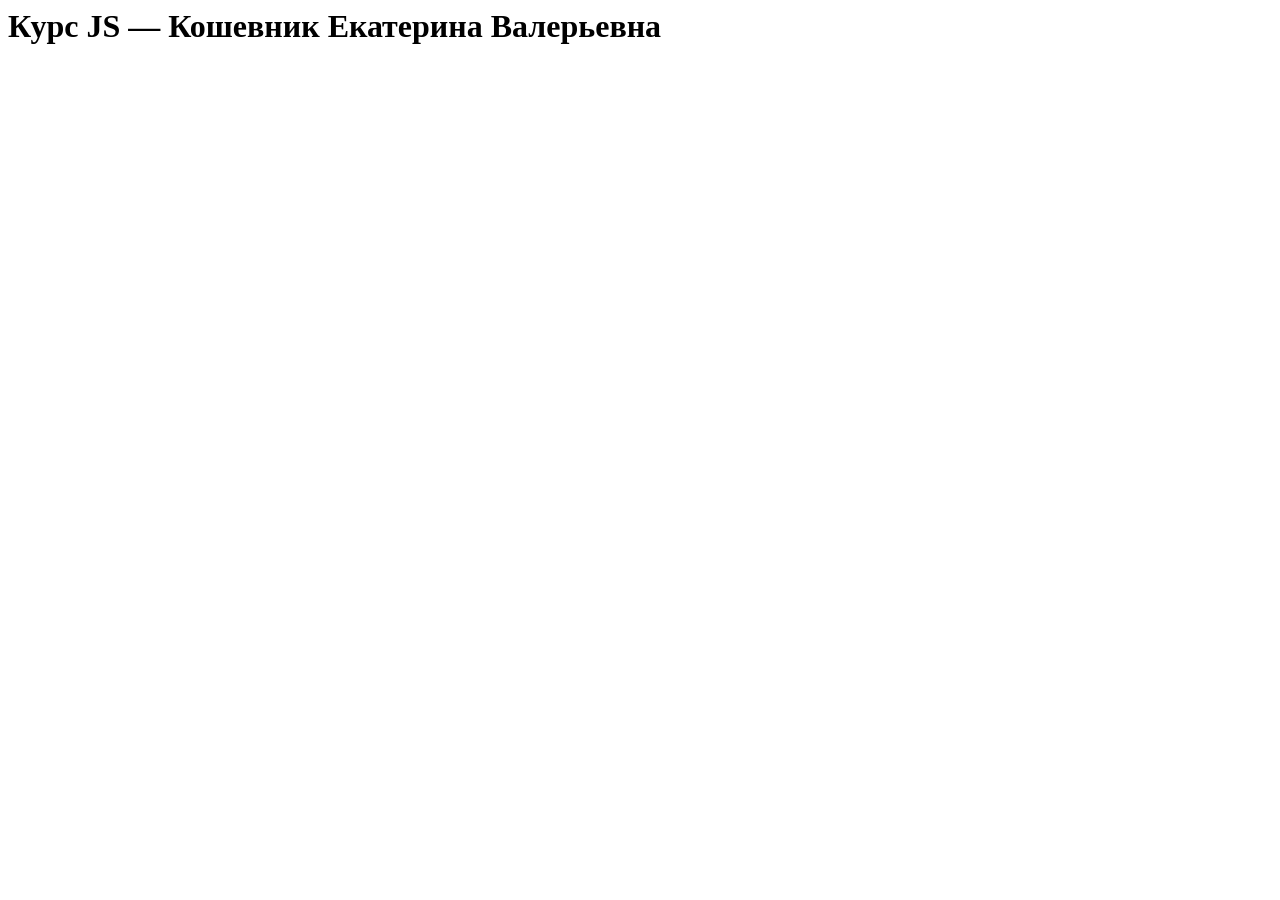
<file: task0/index.html>
<html lang="en">
<head>
    <meta charset="UTF-8">
    <meta name="viewport" content="width=device-width, initial-scale=1.0">
    <title>Document</title>
</head>
<body>
    <h1>Курс JS — Кошевник Екатерина Валерьевна</h1>
</body>
</html>
</file>
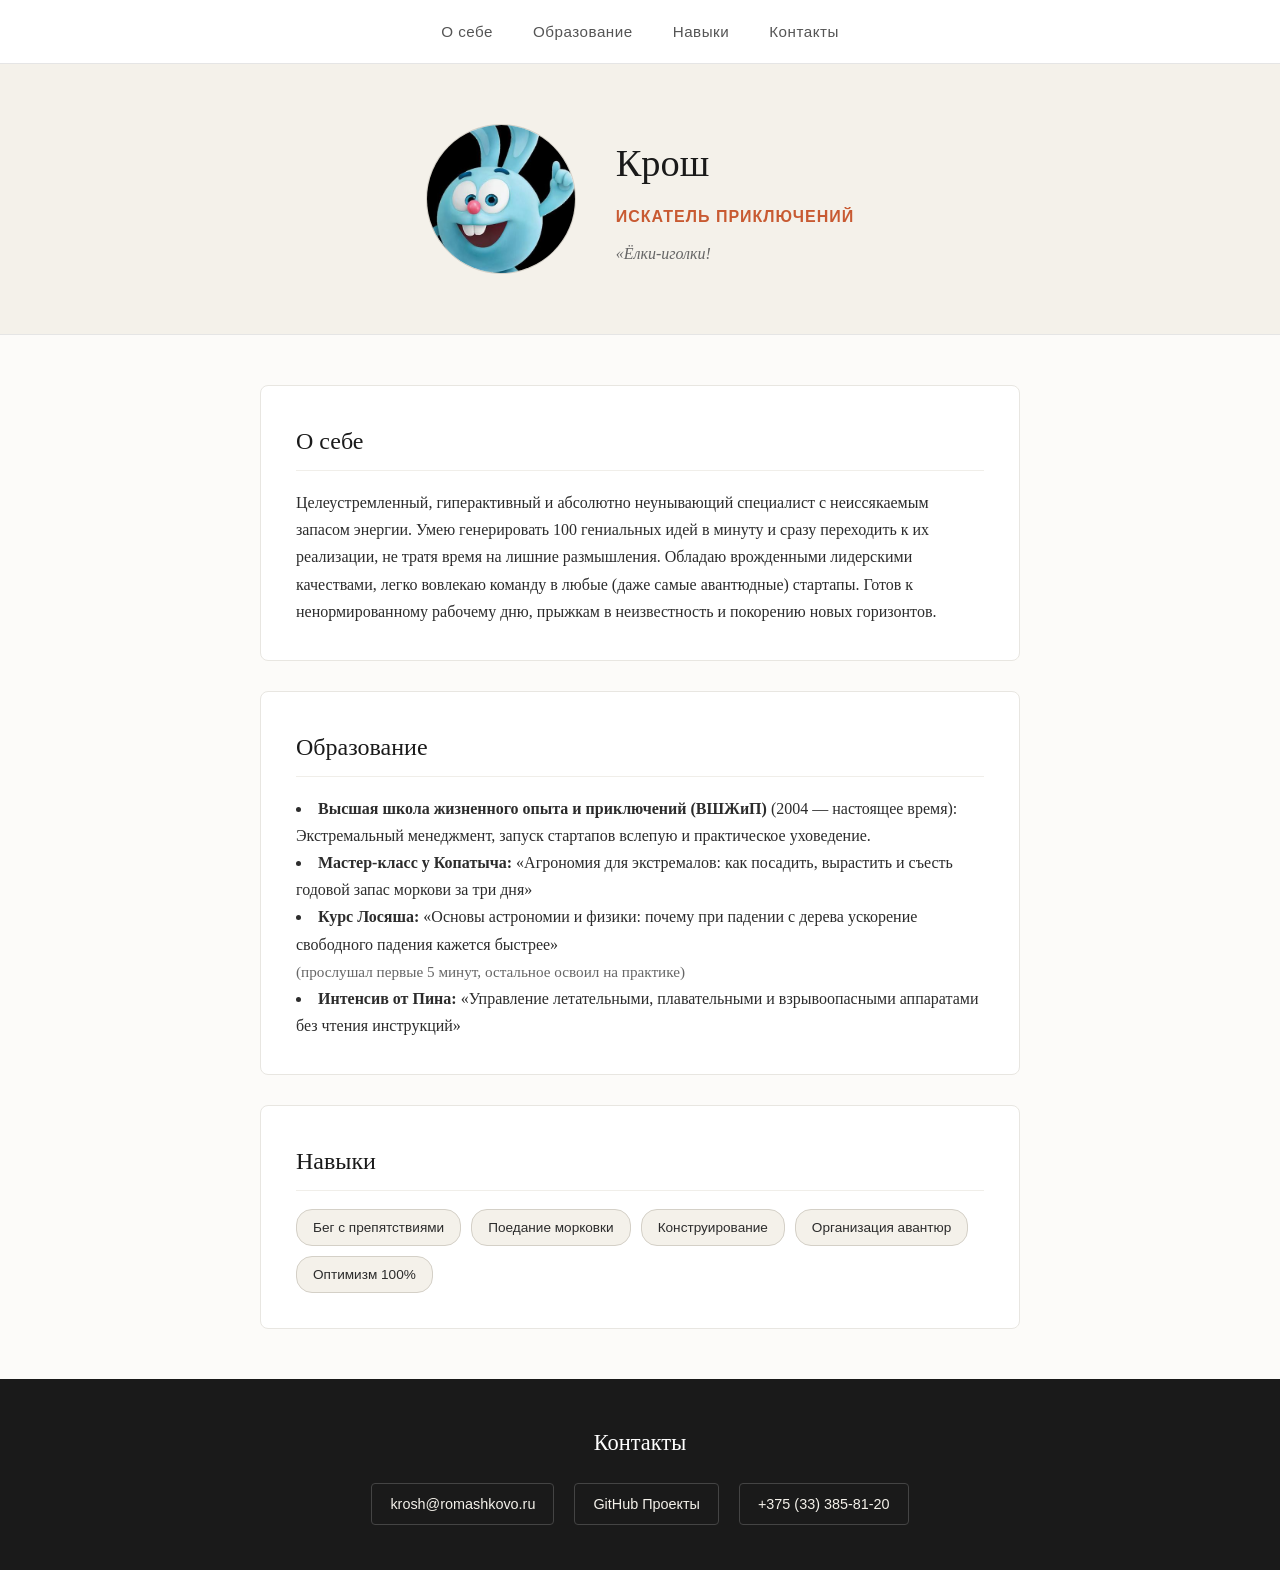
<file: task1/index.html>
<!DOCTYPE html>
<html lang="ru">
<head>
    <meta charset="UTF-8">
    <meta name="viewport" content="width=device-width, initial-scale=1.0">
    <title>Резюме — Крош</title>
    <link rel="stylesheet" href="style.css">
</head>
<body>

    <!-- Навигация -->
    <nav class="main-nav">
        <ul>
            <li><a href="#about">О себе</a></li>
            <li><a href="#education">Образование</a></li>
            <li><a href="#skills">Навыки</a></li>
            <li><a href="#contacts">Контакты</a></li>
        </ul>
    </nav>

    <!-- Шапка сайта -->
    <header class="header">
        <div class="header-content">
            <img class="avatar" src="images.jpg" alt="Портрет Кроша">
            <div class="header-info">
                <h1>Крош </h1>
                <p class="subtitle">Искатель приключений</p>
                <p class="tagline">«Ёлки-иголки!</p>
            </div>
        </div>
    </header>

    <!-- Основное содержимое -->
    <main class="main-content">
        
        <!-- Блок «О себе» -->
        <section id="about" class="section">
            <h2>О себе</h2>
            <p>Целеустремленный, гиперактивный и абсолютно неунывающий специалист с неиссякаемым запасом энергии. Умею генерировать 100 гениальных идей в минуту и сразу переходить к их реализации, не тратя время на лишние размышления. Обладаю врожденными лидерскими качествами, легко вовлекаю команду в любые (даже самые авантюдные) стартапы. Готов к ненормированному рабочему дню, прыжкам в неизвестность и покорению новых горизонтов.</p>
        </section>

        <!-- Блок «Образование» -->
        <section id="education" class="section">
            <h2>Образование</h2>
            <ul class="education-list">
                <li>
                    <strong>Высшая школа жизненного опыта и приключений (ВШЖиП)</strong> (2004 — настоящее время): Экстремальный менеджмент, запуск стартапов вслепую и практическое уховедение.</span>
                </li>
                <li>
                    <strong>Мастер-класс у Копатыча:</strong> «Агрономия для экстремалов: как посадить, вырастить и съесть годовой запас моркови за три дня»
                </li>
                <li>
                    <strong>Курс Лосяша:</strong> «Основы астрономии и физики: почему при падении с дерева ускорение свободного падения кажется быстрее» 
                    <br><span class="details">(прослушал первые 5 минут, остальное освоил на практике)</span>
                </li>
                <li>
                    <strong>Интенсив от Пина:</strong> «Управление летательными, плавательными и взрывоопасными аппаратами без чтения инструкций»
                </li>
            </ul>
        </section>

        <!-- Блок «Навыки» -->
        <section id="skills" class="section">
            <h2>Навыки</h2>
            <div class="skills-container">
                <span class="skill">Бег с препятствиями</span>
                <span class="skill">Поедание морковки</span>
                <span class="skill">Конструирование</span>
                <span class="skill">Организация авантюр</span>
                <span class="skill">Оптимизм 100%</span>
            </div>
        </section>

    </main>

    <!-- Подвал / Контакты -->
    <footer id="contacts" class="footer">
        <h2>Контакты</h2>
        <div class="contacts-list">
            <a href="mailto:krosh@romashkovo.ru">krosh@romashkovo.ru</a>
            <a href="https://github.com" target="_blank">GitHub Проекты</a>
            <a href="tel:+375333858120">+375 (33) 385-81-20</a>
        </div>
    </footer>

</body>
</html>
</file>
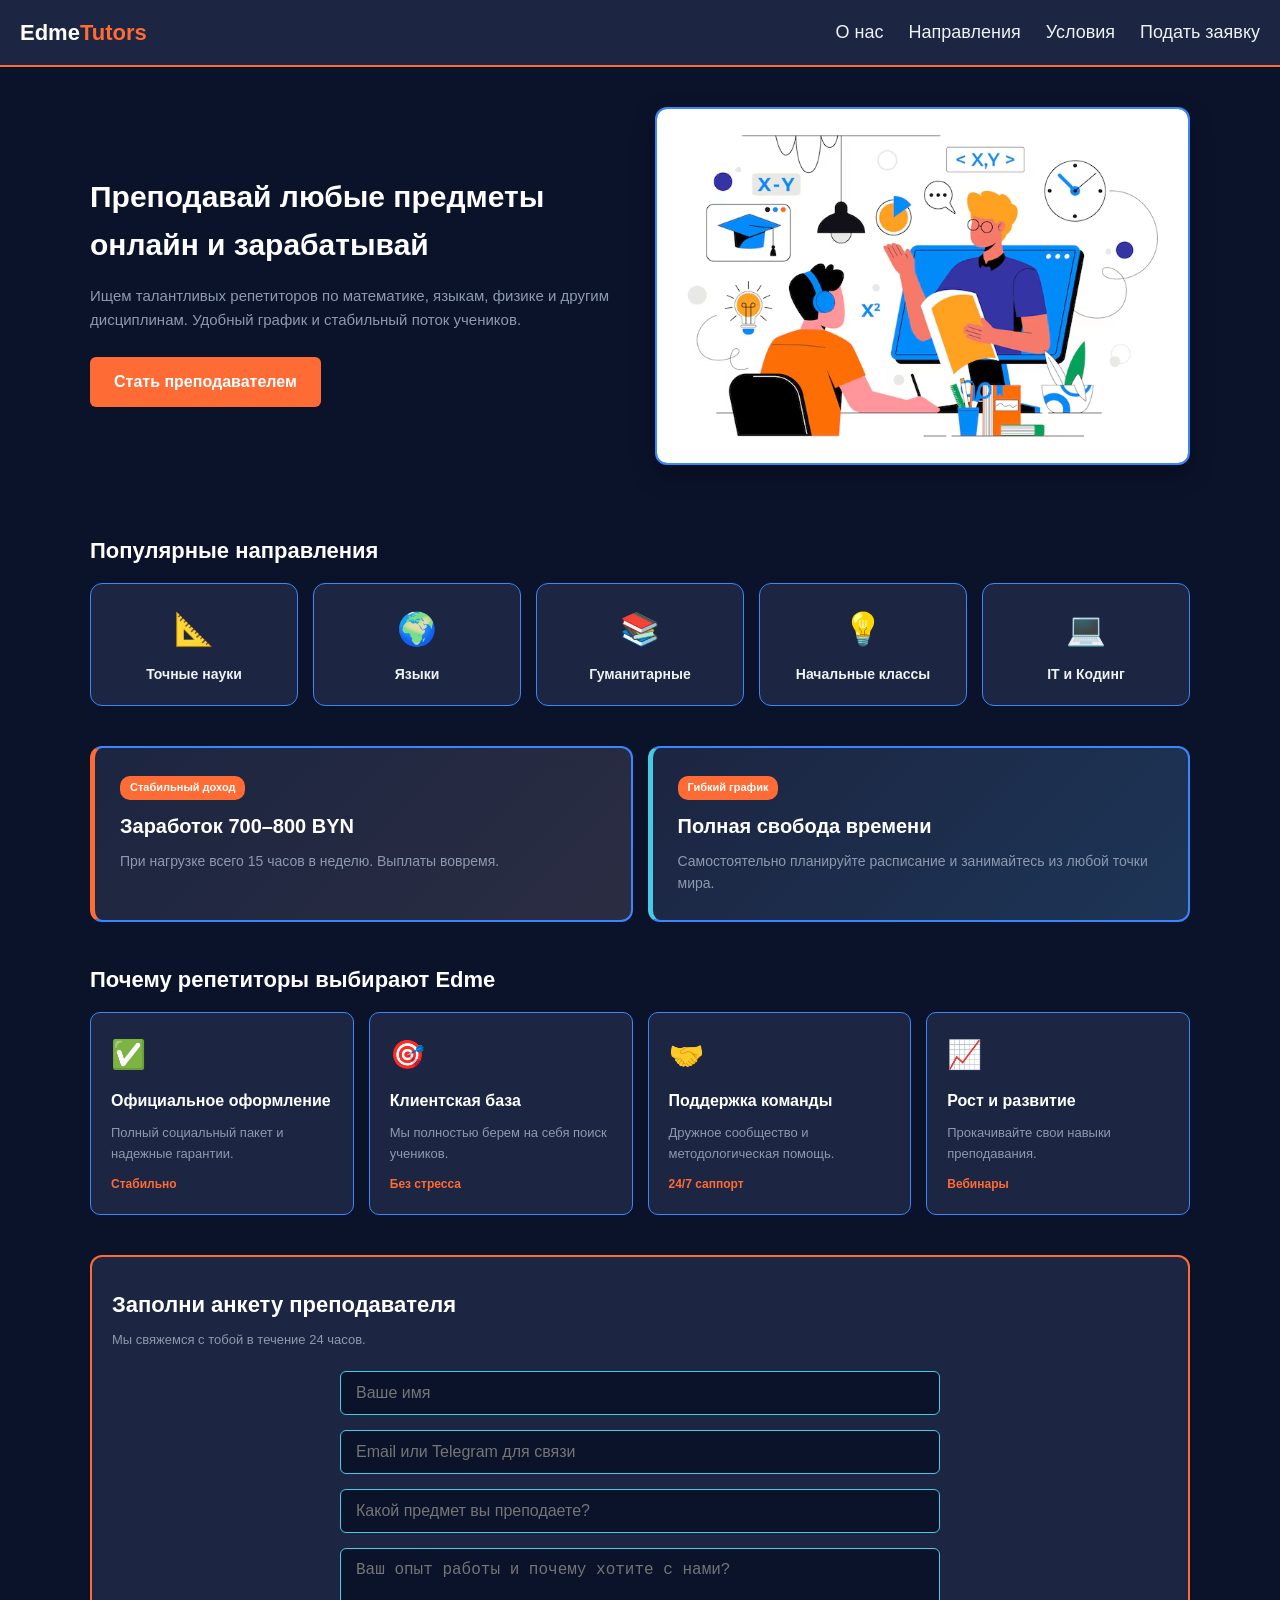
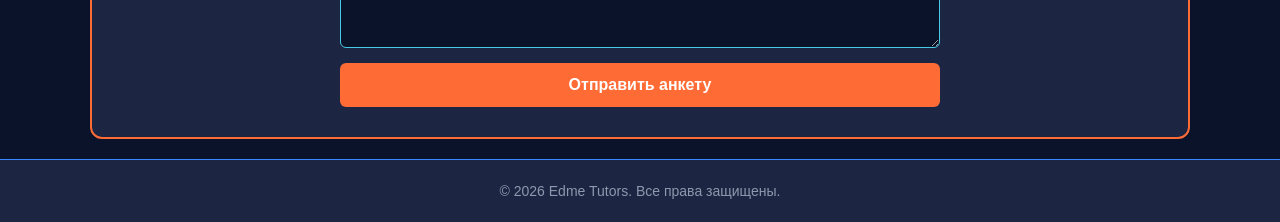
<file: task2/index.html>
<!DOCTYPE html>
<html lang="ru">
<head>
    <meta charset="UTF-8">
    <meta name="viewport" content="width=device-width, initial-scale=1.0">
    <title>Edme Tutors — Найди своего преподавателя</title>
    <link rel="stylesheet" href="style.css">
</head>
<body>

    <!-- 1. Шапка сайта (Header как на макете) -->
    <header class="header">
        <div class="logo">Edme<span>Tutors</span></div>
        
        <!-- Гамбургер чекбокс (без JS) -->
        <input type="checkbox" id="menu-toggle" class="menu-toggle">
        <label for="menu-toggle" class="hamburger">
            <span></span>
            <span></span>
            <span></span>
        </label>

        <!-- Навигация -->
        <nav class="nav">
            <a href="#about">О нас</a>
            <a href="#categories">Направления</a>
            <a href="#benefits">Условия</a>
            <a href="#contact" class="nav-btn">Подать заявку</a>
        </nav>
    </header>

    <!-- Основной контент (по структуре макета) -->
    <main class="main-container">
        
        <!-- 2. Hero-секция (Слева текст с кнопкой, справа большая картинка) -->
        <section class="hero" id="about">
            <div class="hero-content">
                <h1>Преподавай любые предметы онлайн и зарабатывай</h1>
                <p>Ищем талантливых репетиторов по математике, языкам, физике и другим дисциплинам. Удобный график и стабильный поток учеников.</p>
                <a href="#contact" class="btn btn-primary">Стать преподавателем</a>
            </div>
            <div class="hero-image-box">
                <img src="img/img1.avif" alt="Преподаватели Edme">
            </div>
        </section>

        <!-- 3. Featured Categories (Ряд категорий / предметов) -->
        <section class="categories-section" id="categories">
            <div class="section-header">
                <h2>Популярные направления</h2>
            </div>
            <div class="categories-grid">
                <div class="cat-card">
                    <div class="cat-img">📐</div>
                    <span>Точные науки</span>
                </div>
                <div class="cat-card">
                    <div class="cat-img">🌍</div>
                    <span>Языки</span>
                </div>
                <div class="cat-card">
                    <div class="cat-img">📚</div>
                    <span>Гуманитарные</span>
                </div>
                <div class="cat-card">
                    <div class="cat-img">💡</div>
                    <span>Начальные классы</span>
                </div>
                <div class="cat-card">
                    <div class="cat-img">💻</div>
                    <span>IT и Кодинг</span>
                </div>
            </div>
        </section>

        <!-- 4. Promo Banners (Два промо-баннера со скидками/условиями рядом, как на макете) -->
        <section class="promo-section">
            <div class="promo-card promo-bg-1">
                <div class="promo-text">
                    <span class="tag">Стабильный доход</span>
                    <h3>Заработок 700–800 BYN</h3>
                    <p>При нагрузке всего 15 часов в неделю. Выплаты вовремя.</p>
                </div>
            </div>
            <div class="promo-card promo-bg-2">
                <div class="promo-text">
                    <span class="tag">Гибкий график</span>
                    <h3>Полная свобода времени</h3>
                    <p>Самостоятельно планируйте расписание и занимайтесь из любой точки мира.</p>
                </div>
            </div>
        </section>

        <!-- 5. Featured Products / Grid (Сетка карточек преимуществ / условий работы) -->
        <section class="products-section" id="benefits">
            <div class="section-header">
                <h2>Почему репетиторы выбирают Edme</h2>
            </div>
            <div class="products-grid">
                <div class="prod-card">
                    <div class="prod-icon">✅</div>
                    <h4>Официальное оформление</h4>
                    <p class="prod-desc">Полный социальный пакет и надежные гарантии.</p>
                    <div class="prod-footer"><span>Стабильно</span></div>
                </div>
                <div class="prod-card">
                    <div class="prod-icon">🎯</div>
                    <h4>Клиентская база</h4>
                    <p class="prod-desc">Мы полностью берем на себя поиск учеников.</p>
                    <div class="prod-footer"><span>Без стресса</span></div>
                </div>
                <div class="prod-card">
                    <div class="prod-icon">🤝</div>
                    <h4>Поддержка команды</h4>
                    <p class="prod-desc">Дружное сообщество и методологическая помощь.</p>
                    <div class="prod-footer"><span>24/7 саппорт</span></div>
                </div>
                <div class="prod-card">
                    <div class="prod-icon">📈</div>
                    <h4>Рост и развитие</h4>
                    <p class="prod-desc">Прокачивайте свои навыки преподавания.</p>
                    <div class="prod-footer"><span>Вебинары</span></div>
                </div>
            </div>
        </section>

        <!-- 6. Форма обратной связи (Анкета) -->
        <section class="contact-section" id="contact">
            <h2>Заполни анкету преподавателя</h2>
            <p>Мы свяжемся с тобой в течение 24 часов.</p>
            
            <form class="contact-form">
                <input type="text" placeholder="Ваше имя" required>
                <input type="email" placeholder="Email или Telegram для связи" required>
                <input type="text" placeholder="Какой предмет вы преподаете?" required>
                <textarea placeholder="Ваш опыт работы и почему хотите с нами?" required></textarea>
                <button type="submit" class="btn btn-primary">Отправить анкету</button>
            </form>
        </section>

    </main>

    <!-- Футер -->
    <footer class="footer">
        <p>© 2026 Edme Tutors. Все права защищены.</p>
    </footer>

</body>
</html>
</file>
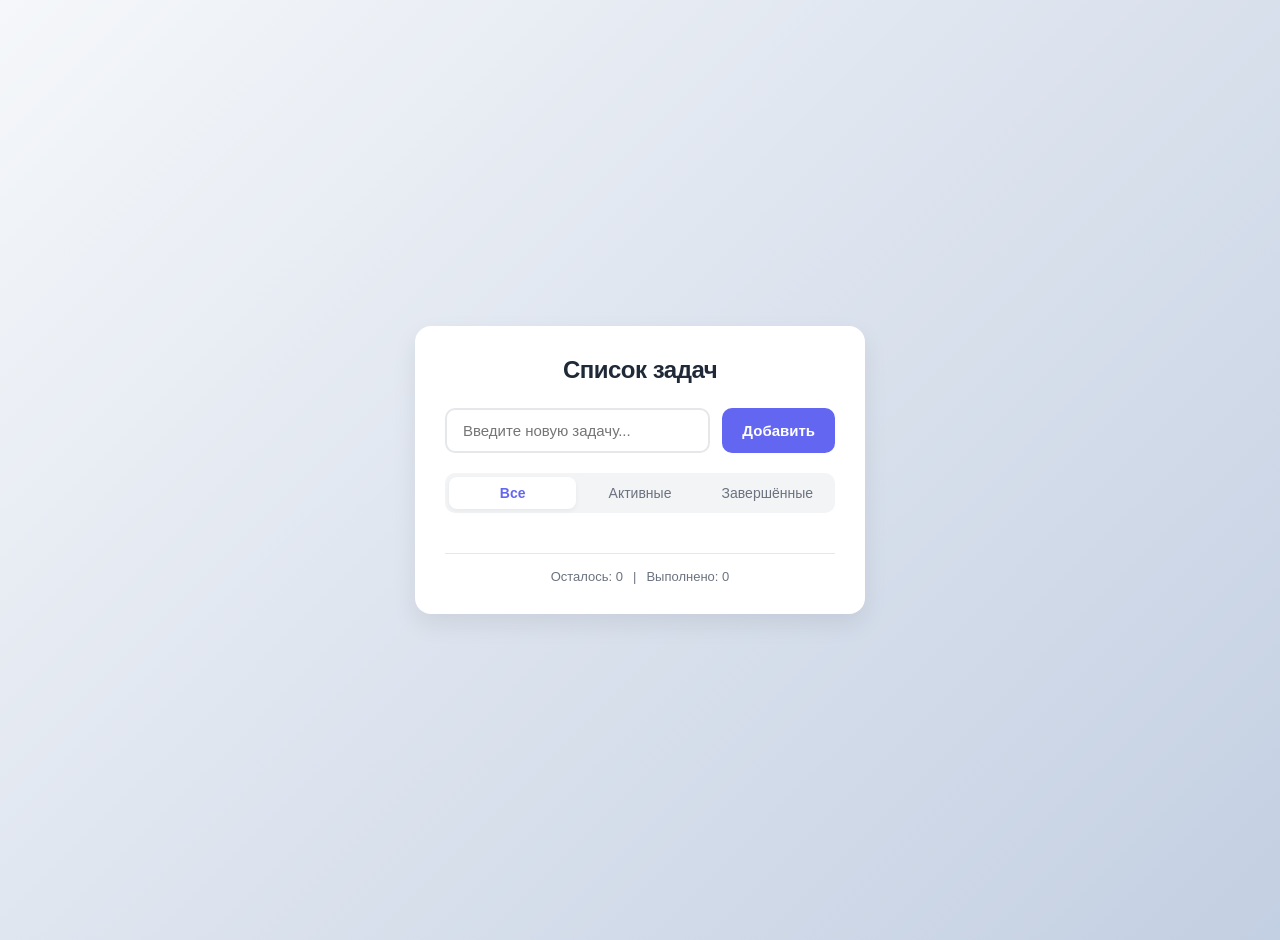
<file: task3/index.html>
<!DOCTYPE html>
<html lang="ru">
<head>
    <meta charset="UTF-8">
    <meta name="viewport" content="width=device-width, initial-scale=1.0">
    <title>Todo-list</title>
    <link rel="stylesheet" href="style.css">
    <script src="script.js" defer></script> 
</head>
<body>
    <div class="todo-container">
        <h1>Список задач</h1>

        
        <div class="todo-form">
            <input type="text" id="task-input" placeholder="Введите новую задачу...">
            <button id="add-btn">Добавить</button>
        </div>

        
        <div class="filters">
            <button class="filter-btn active" data-filter="all">Все</button>
            <button class="filter-btn" data-filter="active">Активные</button>
            <button class="filter-btn" data-filter="completed">Завершённые</button>
        </div>

        
        <ul id="task-list"></ul>

        
        <div class="task-counter">
            <span id="active-count">Осталось: 0</span> | 
            <span id="completed-count">Выполнено: 0</span>
        </div>
    </div>
</body>
</html>
</file>
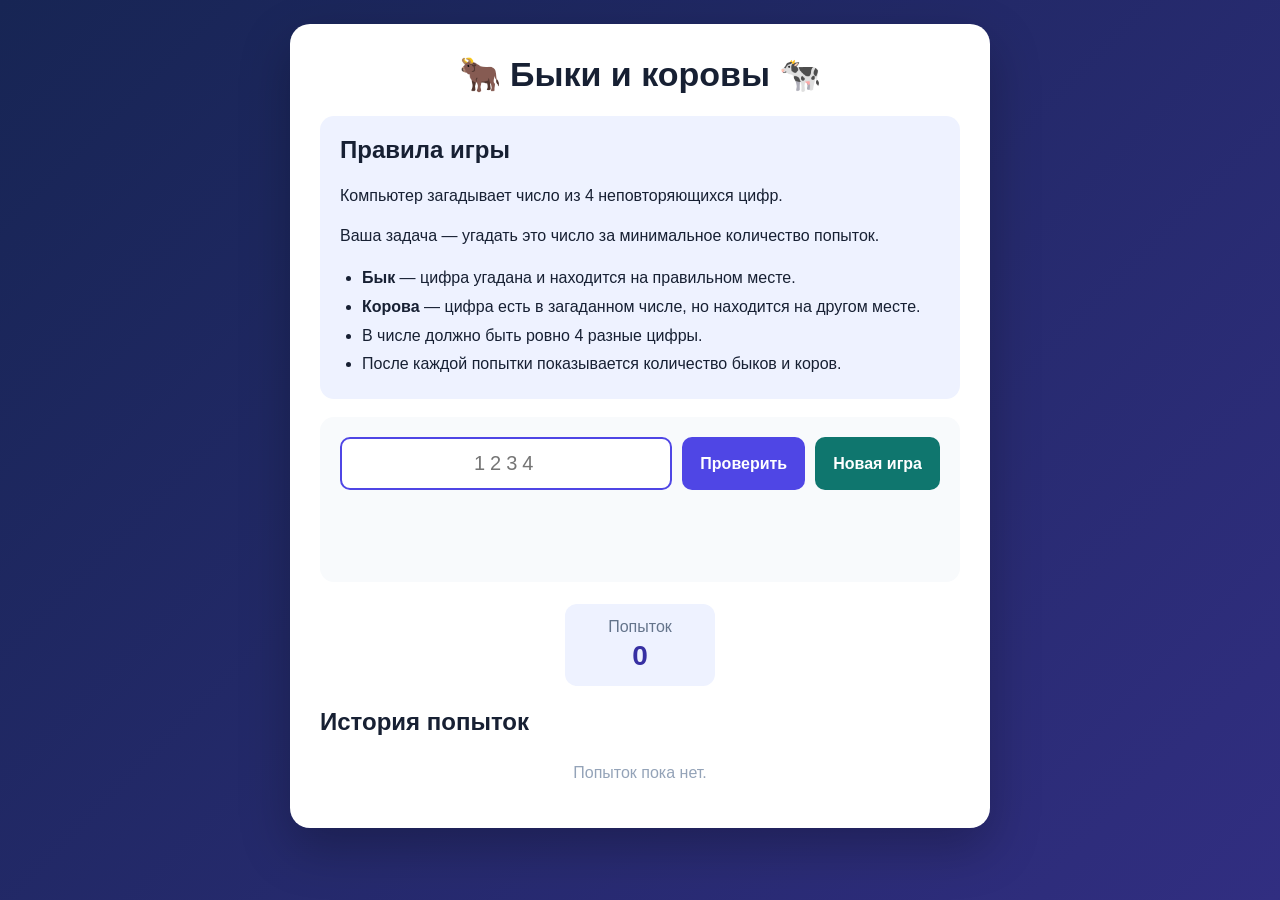
<file: task4/index.html>
<!DOCTYPE html>
<html lang="ru">
<head>
    <meta charset="UTF-8">
    <meta name="viewport" content="width=device-width, initial-scale=1.0">
    <title>Быки и коровы</title>
    <link rel="stylesheet" href="style.css">
    <script src="script.js" defer></script>
</head>
<body>
    <main class="game">
        <h1>🐂 Быки и коровы 🐄</h1>

        <section class="rules">
            <h2>Правила игры</h2>
            <p>Компьютер загадывает число из 4 неповторяющихся цифр.</p>
            <p>Ваша задача — угадать это число за минимальное количество попыток.</p>
            <ul>
                <li><strong>Бык</strong> — цифра угадана и находится на правильном месте.</li>
                <li><strong>Корова</strong> — цифра есть в загаданном числе, но находится на другом месте.</li>
                <li>В числе должно быть ровно 4 разные цифры.</li>
                <li>После каждой попытки показывается количество быков и коров.</li>
            </ul>
        </section>

        <section id="gamePanel" class="panel">
            <div class="controls">
                <input
                    id="guessInput"
                    type="text"
                    inputmode="numeric"
                    maxlength="4"
                    placeholder="1234"
                    autocomplete="off"
                    aria-label="Ваше предположение"
                >
                <button id="checkButton" type="button">Проверить</button>
                <button id="newGameButton" type="button" class="secondary">Новая игра</button>
            </div>

            <p id="errorMessage" class="message error" aria-live="polite"></p>
            <p id="resultMessage" class="message success" aria-live="polite"></p>
        </section>

        <section class="stats">
            <div class="stat">
                <span class="stat-label">Попыток</span>
                <strong id="attemptsCount">0</strong>
            </div>
        </section>

        <section class="history-section">
            <h2>История попыток</h2>
            <ul id="historyList"></ul>
            <p id="emptyHistory" class="empty">Попыток пока нет.</p>
        </section>
    </main>
</body>
</html>
</file>
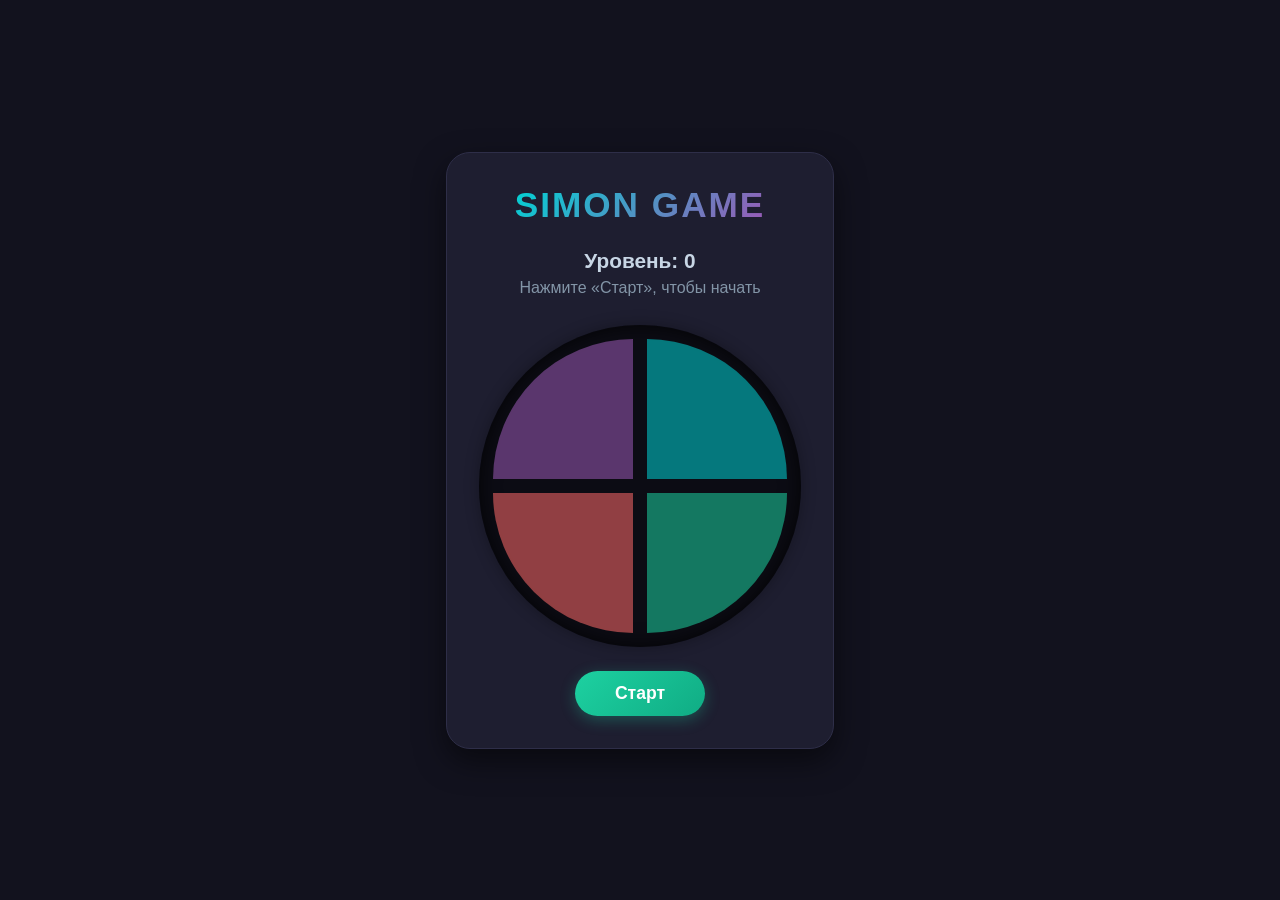
<file: task5/index.html>
<!DOCTYPE html>
<html lang="ru">
<head>
  <meta charset="UTF-8">
  <meta name="viewport" content="width=device-width, initial-scale=1.0">
  <title>Игра Simon (Симон говорит)</title>
  <link rel="stylesheet" href="style.css">
</head>
<body>
  <div class="game-container">
    <h1>Simon Game</h1>

    <div class="status-panel">
      <div class="level-display">Уровень: <span id="level-count">0</span></div>
      <div id="message" class="message">Нажмите «Старт», чтобы начать</div>
    </div>

    <!-- Игровое поле: сетка 2x2 / круг из 4 секторов -->
    <div class="board">
      <button class="btn btn-red" data-id="0" aria-label="Красный"></button>
      <button class="btn btn-blue" data-id="1" aria-label="Синий"></button>
      <button class="btn btn-yellow" data-id="2" aria-label="Желтый"></button>
      <button class="btn btn-green" data-id="3" aria-label="Зеленый"></button>
    </div>

    <div class="controls">
      <button id="start-btn" class="start-btn">Старт</button>
    </div>
  </div>

  <script src="script.js"></script>
</body>
</html>
</file>
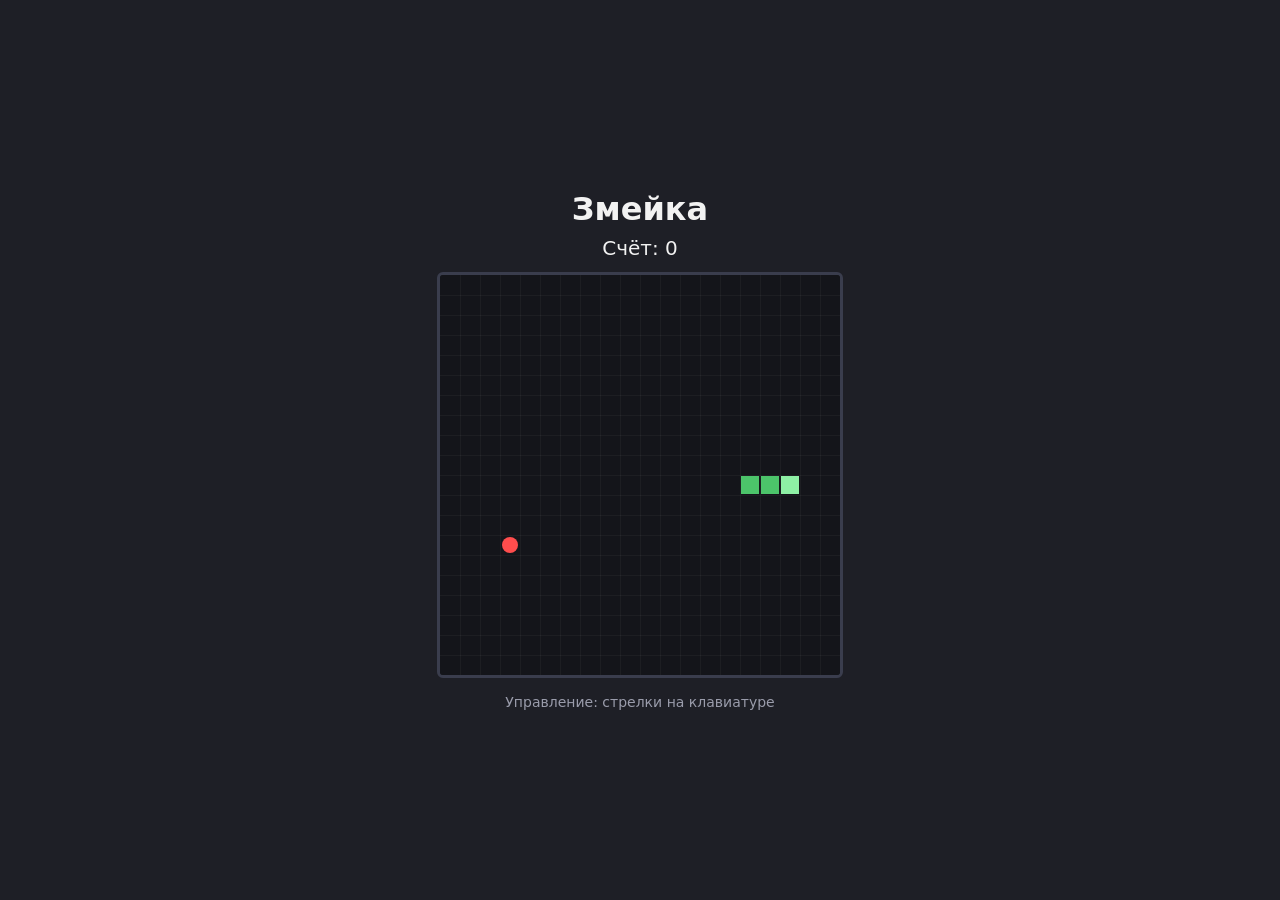
<file: task6/index.html>
<!DOCTYPE html>
<html lang="ru">
<head>
  <meta charset="UTF-8">
  <meta name="viewport" content="width=device-width, initial-scale=1.0">
  <title>Змейка</title>
  <link rel="stylesheet" href="style.css">
</head>
<body>
  <main class="game">
    <h1 class="game__title">Змейка</h1>
    <p class="game__score">Счёт: <span id="score">0</span></p>

    <div class="game__field">
      <canvas id="canvas" width="400" height="400"></canvas>

      <div id="game-over" class="overlay overlay--hidden">
        <p class="overlay__title">Игра окончена</p>
        <p class="overlay__text">Итоговый счёт: <span id="final-score">0</span></p>
        <button id="restart" class="overlay__button" type="button">Начать заново</button>
      </div>
    </div>

    <p class="game__hint">Управление: стрелки на клавиатуре</p>
  </main>

  <script src="script.js"></script>
</body>
</html>
</file>
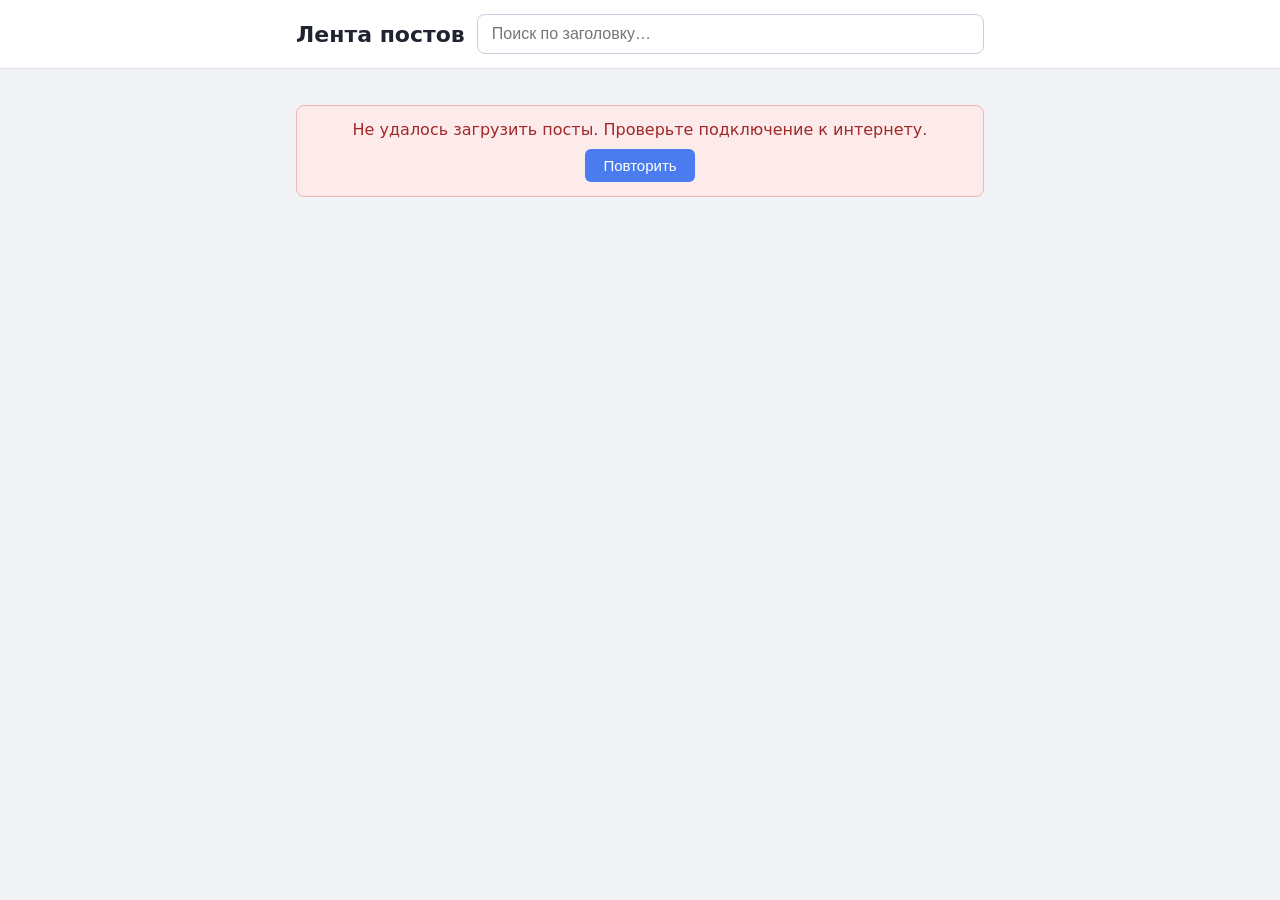
<file: task7/index.html>
<!DOCTYPE html>
<html lang="ru">
<head>
  <meta charset="UTF-8">
  <meta name="viewport" content="width=device-width, initial-scale=1.0">
  <title>Лента постов</title>
  <link rel="stylesheet" href="style.css">
</head>
<body>
  <header class="header">
    <div class="header__inner">
      <h1 class="header__title">Лента постов</h1>
      <input
        id="search"
        class="search"
        type="search"
        placeholder="Поиск по заголовку…"
        autocomplete="off"
      >
    </div>
  </header>

  <main class="feed">
    <section id="posts" class="posts"></section>

    <div id="loader" class="status status--loader" hidden>
      <span class="spinner"></span>
      <span>Загрузка…</span>
    </div>

    <div id="error" class="status status--error" hidden>
      <p id="error-text" class="status__text"></p>
      <button id="retry" class="button" type="button">Повторить</button>
    </div>

    <p id="empty" class="status status--info" hidden>Ничего не найдено</p>
    <p id="end" class="status status--info" hidden>Больше постов нет</p>
  </main>

  <script src="script.js"></script>
</body>
</html>
</file>
<file: task1/style.css>
/* 1. Глобальный сброс отступов и border-box (Обязательно по ТЗ) */
* {
    margin: 0;
    padding: 0;
    box-sizing: border-box;
}

/* 2. Базовые стили: теплый светлый фон */
body {
    font-family: 'Georgia', serif;
    background-color: #fcfbf9;
    color: #2c2c2c;
    line-height: 1.7;
}

/* 3. Лаконичная навигация */
.main-nav {
    background-color: #ffffff;
    border-bottom: 1px solid #e5e5e5;
    padding: 18px 20px;
    position: sticky;
    top: 0;
    z-index: 10;
}

.main-nav ul {
    list-style: none;
    display: flex;
    justify-content: center;
    gap: 40px;
}

.main-nav a {
    color: #555555;
    text-decoration: none;
    font-family: sans-serif;
    font-size: 0.95rem;
    font-weight: 500;
    letter-spacing: 0.5px;
    transition: color 0.2s;
}

.main-nav a:hover {
    color: #c85a32;
    text-decoration: underline;
}

/* 4. Шапка в стиле журнала/портфолио */
.header {
    background-color: #f4f1ea;
    border-bottom: 1px solid #e5e5e5;
    padding: 60px 20px;
}

.header-content {
    display: flex;
    flex-direction: row;
    align-items: center;
    justify-content: center;
    gap: 40px;
    max-width: 800px;
    margin: 0 auto;
}

.avatar {
    width: 150px;
    height: 150px;
    border-radius: 50%;
    border: 1px solid #d4d0c7;
    object-fit: cover;
}

.header-info h1 {
    font-size: 2.4rem;
    font-weight: normal;
    color: #1a1a1a;
    margin-bottom: 6px;
}

.subtitle {
    font-family: sans-serif;
    font-size: 1rem;
    color: #c85a32;
    font-weight: 600;
    text-transform: uppercase;
    letter-spacing: 1px;
    margin-bottom: 10px;
}

.tagline {
    font-style: italic;
    color: #666666;
}

/* 5. Карточки-блоков */
.main-content {
    max-width: 800px;
    margin: 50px auto;
    padding: 0 20px;
}

.section {
    background-color: #ffffff;
    border: 1px solid #e8e6e1;
    padding: 35px;
    border-radius: 8px;
    margin-bottom: 30px;
}

.section h2 {
    font-size: 1.5rem;
    font-weight: normal;
    color: #1a1a1a;
    margin-bottom: 18px;
    border-bottom: 1px solid #f0eee9;
    padding-bottom: 8px;
}

.details {
    color: #666666;
    font-size: 0.95rem;
}

.education-list {
    list-style-position: inside;
}

/* 6. Навыки в виде аккуратных терракотовых «пилюль» */
.skills-container {
    display: flex;
    flex-wrap: wrap;
    gap: 10px;
}

.skill {
    font-family: sans-serif;
    background-color: #f4f1ea;
    color: #2c2c2c;
    border: 1px solid #d4d0c7;
    padding: 6px 16px;
    border-radius: 16px;
    font-size: 0.85rem;
    transition: all 0.2s;
}

.skill:hover {
    background-color: #c85a32;
    color: #ffffff;
    border-color: #c85a32;
}

/* 7. Подвал */
.footer {
    background-color: #1a1a1a;
    color: #ffffff;
    padding: 45px 20px;
    text-align: center;
}

.footer h2 {
    font-size: 1.4rem;
    font-weight: normal;
    margin-bottom: 20px;
}

.contacts-list {
    display: flex;
    justify-content: center;
    flex-wrap: wrap;
    gap: 20px;
}

.contacts-list a {
    font-family: sans-serif;
    color: #f4f1ea;
    text-decoration: none;
    font-size: 0.9rem;
    padding: 8px 18px;
    border: 1px solid #444444;
    border-radius: 4px;
    transition: all 0.2s;
}

.contacts-list a:hover {
    color: #ffffff;
    border-color: #c85a32;
    background-color: #c85a32;
}
</file>
<file: task2/style.css>
/* --- ОСНОВНЫЕ СТИЛИ И MOBILE FIRST --- */
* {
    box-sizing: border-box;
    margin: 0;
    padding: 0;
}

html {
    scroll-behavior: smooth;
}

body {
    font-family: 'Segoe UI', Arial, sans-serif;
    background-color: #0b132b; /* Темно-синий премиальный фон */
    color: #edf2f4;
    line-height: 1.6;
}

/* 1. Шапка (Flexbox) */
.header {
    display: flex;
    justify-content: space-between;
    align-items: center;
    padding: 15px 20px;
    background-color: #1c2541;
    position: sticky;
    top: 0;
    z-index: 100;
    border-bottom: 2px solid #ff6b35;
}

.logo {
    font-size: 22px;
    font-weight: bold;
    color: #ffffff;
}

.logo span {
    color: #ff6b35;
}

/* Гамбургер (без JS) */
.menu-toggle {
    display: none;
}

.hamburger {
    display: flex;
    flex-direction: column;
    justify-content: space-between;
    width: 28px;
    height: 20px;
    cursor: pointer;
}

.hamburger span {
    display: block;
    height: 3px;
    background-color: #ffffff;
    border-radius: 2px;
    transition: 0.3s;
}

.nav {
    display: none;
    position: absolute;
    top: 100%;
    left: 0;
    width: 100%;
    background-color: #1c2541;
    flex-direction: column;
    padding: 20px;
    gap: 15px;
    border-bottom: 2px solid #3a86ff;
}

.nav a {
    color: #edf2f4;
    text-decoration: none;
    font-size: 18px;
    transition: color 0.3s;
}

.nav a:hover {
    color: #ff6b35;
}

.menu-toggle:checked ~ .nav {
    display: flex;
}

/* Главный контейнер */
.main-container {
    padding: 20px;
    display: flex;
    flex-direction: column;
    gap: 40px;
}

/* 2. Hero-секция */
.hero {
    display: flex;
    flex-direction: column;
    gap: 30px;
    padding: 20px 0;
}

.hero-content h1 {
    font-size: 30px;
    margin-bottom: 15px;
    color: #ffffff;
}

.hero-content p {
    font-size: 15px;
    color: #8d99ae;
    margin-bottom: 25px;
}

.hero-image-box img {
    width: 100%;
    height: auto;
    border-radius: 12px;
    border: 2px solid #3a86ff;
    object-fit: cover;
    box-shadow: 0 10px 25px rgba(0,0,0,0.3);
    transition: transform 0.3s ease, border-color 0.3s ease;
}

.hero-image-box img:hover {
    transform: scale(1.02);
    border-color: #ff6b35;
}

/* Кнопки */
.btn {
    display: inline-block;
    padding: 12px 24px;
    border-radius: 6px;
    text-decoration: none;
    font-weight: bold;
    text-align: center;
    cursor: pointer;
    border: none;
    font-size: 16px;
    min-height: 44px;
    transition: background-color 0.3s, transform 0.2s;
}

.btn-primary {
    background-color: #ff6b35;
    color: #ffffff;
}

.btn-primary:hover {
    background-color: #e85d26;
    transform: translateY(-2px);
}

/* 3. Featured Categories (Сетка категорий через Grid) */
.section-header h2 {
    font-size: 22px;
    margin-bottom: 15px;
    color: #ffffff;
}

.categories-grid {
    display: grid;
    grid-template-columns: repeat(2, 1fr);
    gap: 15px;
}

.cat-card {
    background-color: #1c2541;
    border: 1px solid #3a86ff;
    padding: 20px 10px;
    border-radius: 12px;
    text-align: center;
    display: flex;
    flex-direction: column;
    gap: 8px;
    align-items: center;
    transition: transform 0.3s, border-color 0.3s;
}

.cat-card:hover {
    transform: translateY(-4px);
    border-color: #ff6b35;
}

.cat-img {
    font-size: 32px;
}

.cat-card span {
    font-size: 14px;
    font-weight: 600;
    color: #edf2f4;
}

/* 4. Promo Banners (Два широких баннера) */
.promo-section {
    display: grid;
    grid-template-columns: 1fr;
    gap: 15px;
}

.promo-card {
    background-color: #1c2541;
    border-radius: 12px;
    padding: 25px;
    border: 2px solid #3a86ff;
    position: relative;
    overflow: hidden;
    transition: transform 0.3s;
}

.promo-card:hover {
    transform: scale(1.01);
}

.promo-bg-1 {
    background: linear-gradient(135deg, #1c2541 0%, #2b2d42 100%);
    border-left: 5px solid #ff6b35;
}

.promo-bg-2 {
    background: linear-gradient(135deg, #1c2541 0%, #1d3557 100%);
    border-left: 5px solid #48cae4;
}

.promo-text .tag {
    background-color: #ff6b35;
    color: #fff;
    padding: 3px 10px;
    font-size: 11px;
    font-weight: bold;
    border-radius: 10px;
    display: inline-block;
    margin-bottom: 10px;
}

.promo-text h3 {
    font-size: 20px;
    color: #fff;
    margin-bottom: 8px;
}

.promo-text p {
    font-size: 14px;
    color: #8d99ae;
}

/* 5. Featured Products / Grid товаров (Преимуществ) */
.products-grid {
    display: grid;
    grid-template-columns: 1fr;
    gap: 15px;
}

.prod-card {
    background-color: #1c2541;
    border: 1px solid #3a86ff;
    border-radius: 10px;
    padding: 20px;
    display: flex;
    flex-direction: column;
    gap: 10px;
    transition: transform 0.3s, box-shadow 0.3s;
}

.prod-card:hover {
    transform: translateY(-5px);
    box-shadow: 0 8px 20px rgba(58, 134, 255, 0.2);
}

.prod-icon {
    font-size: 28px;
}

.prod-card h4 {
    color: #fff;
    font-size: 16px;
}

.prod-desc {
    font-size: 13px;
    color: #8d99ae;
}

.prod-footer {
    margin-top: auto;
    font-size: 12px;
    font-weight: bold;
    color: #ff6b35;
}

/* 6. Форма обратной связи */
.contact-section {
    background-color: #1c2541;
    padding: 30px 20px;
    border-radius: 12px;
    border: 2px solid #ff6b35;
}

.contact-section h2 {
    font-size: 22px;
    margin-bottom: 8px;
    color: #fff;
}

.contact-section p {
    font-size: 13px;
    color: #8d99ae;
    margin-bottom: 20px;
}

.contact-form {
    display: flex;
    flex-direction: column;
    gap: 15px;
}

input, textarea {
    width: 100%;
    padding: 12px 15px;
    background-color: #0b132b;
    border: 1px solid #48cae4;
    border-radius: 6px;
    color: #fff;
    font-size: 16px;
    min-height: 44px;
    outline: none;
    transition: border-color 0.3s;
}

input:focus, textarea:focus {
    border-color: #ff6b35;
}

textarea {
    resize: vertical;
    min-height: 100px;
}

/* Футер */
.footer {
    text-align: center;
    padding: 20px;
    background-color: #1c2541;
    color: #8d99ae;
    font-size: 14px;
    border-top: 1px solid #3a86ff;
}


/* --- ПЛАНШЕТЫ (от 768px) --- */
@media (min-width: 768px) {
    .hamburger {
        display: none;
    }

    .nav {
        display: flex;
        position: static;
        flex-direction: row;
        width: auto;
        background: transparent;
        padding: 0;
        border: none;
        align-items: center;
        gap: 25px;
    }

    .hero {
        flex-direction: row;
        align-items: center;
        justify-content: space-between;
    }

    .hero-content, .hero-image-box {
        flex: 1;
    }

    .categories-grid {
        grid-template-columns: repeat(5, 1fr); /* 5 категорий в ряд */
    }

    .promo-section {
        grid-template-columns: repeat(2, 1fr); /* 2 баннера рядом */
    }

    .products-grid {
        grid-template-columns: repeat(2, 1fr); /* 2 колонки карточек */
    }

    .contact-form {
        max-width: 600px;
        margin: 0 auto;
    }
}


/* --- ДЕСКТОПЫ (от 1200px) --- */
@media (min-width: 1200px) {
    body {
        display: grid;
        grid-template-rows: auto 1fr auto;
        min-height: 100vh;
    }

    .main-container {
        max-width: 1140px;
        margin: 0 auto;
        width: 100%;
    }

    .products-grid {
        grid-template-columns: repeat(4, 1fr); /* 4 карточки в ряд как на макете товара */
    }
}
</file>
<file: task3/style.css>
:root {
    --primary-color: #6366f1;
    --primary-hover: #4f46e5;
    --bg-gradient: linear-gradient(135deg, #f5f7fa 0%, #c3cfe2 100%);
    --card-bg: #ffffff;
    --text-main: #1f2937;
    --text-muted: #6b7280;
    --border-color: #e5e7eb;
    --danger-color: #ef4444;
    --danger-hover: #dc2626;
}

body {
    font-family: 'Segoe UI', Roboto, Helvetica, Arial, sans-serif;
    background: var(--bg-gradient);
    color: var(--text-main);
    margin: 0;
    min-height: 100vh;
    display: flex;
    justify-content: center;
    align-items: center;
    padding: 20px;
}

.todo-container {
    background: var(--card-bg);
    padding: 30px;
    border-radius: 16px;
    box-shadow: 0 10px 25px rgba(0, 0, 0, 0.08);
    width: 100%;
    max-width: 450px;
    box-sizing: border-box;
    transition: transform 0.2s ease;
}

h1 {
    text-align: center;
    color: var(--text-main);
    margin-top: 0;
    margin-bottom: 24px;
    font-size: 24px;
    font-weight: 700;
    letter-spacing: -0.5px;
}

/* Форма добавления */
.todo-form {
    display: flex;
    gap: 12px;
    margin-bottom: 20px;
}

.todo-form input {
    flex: 1;
    padding: 12px 16px;
    border: 2px solid var(--border-color);
    border-radius: 10px;
    font-size: 15px;
    outline: none;
    transition: border-color 0.2s, box-shadow 0.2s;
}

.todo-form input:focus {
    border-color: var(--primary-color);
    box-shadow: 0 0 0 3px rgba(99, 102, 241, 0.15);
}

.todo-form button {
    padding: 0 20px;
    background-color: var(--primary-color);
    color: white;
    border: none;
    border-radius: 10px;
    cursor: pointer;
    font-size: 15px;
    font-weight: 600;
    transition: background-color 0.2s, transform 0.1s;
}

.todo-form button:hover {
    background-color: var(--primary-hover);
}

.todo-form button:active {
    transform: scale(0.98);
}

/* Фильтры */
.filters {
    display: flex;
    background: #f3f4f6;
    padding: 4px;
    border-radius: 10px;
    margin-bottom: 20px;
}

.filter-btn {
    flex: 1;
    padding: 8px;
    background: transparent;
    border: none;
    border-radius: 8px;
    cursor: pointer;
    font-size: 14px;
    font-weight: 500;
    color: var(--text-muted);
    transition: all 0.2s ease;
}

.filter-btn:hover {
    color: var(--text-main);
}

.filter-btn.active {
    background: white;
    color: var(--primary-color);
    box-shadow: 0 2px 5px rgba(0, 0, 0, 0.05);
    font-weight: 600;
}

/* Список задач */
ul {
    list-style: none;
    padding: 0;
    margin: 0 0 20px 0;
    max-height: 300px;
    overflow-y: auto;
}

li {
    display: flex;
    align-items: center;
    justify-content: space-between;
    padding: 12px 14px;
    margin-bottom: 8px;
    background: #f9fafb;
    border: 1px solid var(--border-color);
    border-radius: 10px;
    gap: 12px;
    animation: fadeIn 0.3s ease;
    transition: background 0.2s, border-color 0.2s;
}

li:hover {
    background: #f3f4f6;
    border-color: #d1d5db;
}

@keyframes fadeIn {
    from {
        opacity: 0;
        transform: translateY(6px);
    }
    to {
        opacity: 1;
        transform: translateY(0);
    }
}

/* Чекбокс */
li input[type="checkbox"] {
    width: 18px;
    height: 18px;
    accent-color: var(--primary-color);
    cursor: pointer;
}

li.completed span.task-text {
    text-decoration: line-through;
    color: var(--text-muted);
    opacity: 0.7;
}

.task-text {
    flex: 1;
    word-break: break-all;
    font-size: 15px;
}

/* Кнопка удаления */
.delete-btn {
    background: transparent;
    color: var(--text-muted);
    border: none;
    width: 32px;
    height: 32px;
    border-radius: 6px;
    cursor: pointer;
    display: flex;
    align-items: center;
    justify-content: center;
    font-size: 16px;
    transition: all 0.2s;
}

.delete-btn:hover {
    background: rgba(239, 68, 68, 0.1);
    color: var(--danger-color);
}

/* Счётчик */
.task-counter {
    text-align: center;
    font-size: 13px;
    color: var(--text-muted);
    border-top: 1px solid var(--border-color);
    padding-top: 15px;
    display: flex;
    justify-content: center;
    gap: 10px;
}

.task-counter span {
    font-weight: 500;
}
</file>
<file: task4/style.css>
* {
    box-sizing: border-box;
}

body {
    margin: 0;
    min-height: 100vh;
    font-family: Arial, sans-serif;
    background: linear-gradient(135deg, #172554, #312e81);
    color: #172033;
    padding: 24px;
}

.game {
    width: min(700px, 100%);
    margin: 0 auto;
    background: #ffffff;
    border-radius: 20px;
    padding: 30px;
    box-shadow: 0 20px 50px rgba(0, 0, 0, 0.25);
}

h1 {
    margin: 0 0 22px;
    text-align: center;
    font-size: 34px;
}

h2 {
    margin-top: 0;
}

.rules,
.mode-panel,
.setup-panel,
.panel {
    margin-bottom: 18px;
    padding: 20px;
    border-radius: 14px;
}

.rules {
    background: #eef2ff;
}

.rules p {
    line-height: 1.5;
}

.rules ul {
    margin-bottom: 0;
    padding-left: 22px;
    line-height: 1.8;
}

.mode-panel {
    background: #f8fafc;
}

.mode-buttons {
    display: flex;
    gap: 10px;
}

.mode {
    flex: 1;
    background: #94a3b8;
}

.mode.active {
    background: #4f46e5;
}

#modeDescription {
    margin-bottom: 0;
    color: #64748b;
}

.setup-panel {
    background: #fff7ed;
    border: 1px solid #fed7aa;
}

.setup-controls,
.controls {
    display: flex;
    gap: 10px;
    flex-wrap: wrap;
}

input {
    flex: 1 1 150px;
    min-width: 0;
    padding: 13px 14px;
    border: 2px solid #cbd5e1;
    border-radius: 10px;
    font-size: 20px;
    text-align: center;
    letter-spacing: 5px;
    outline: none;
}

input:focus {
    border-color: #4f46e5;
}

button {
    border: 0;
    border-radius: 10px;
    padding: 13px 18px;
    background: #4f46e5;
    color: white;
    font-size: 16px;
    font-weight: 700;
    cursor: pointer;
    transition: transform 0.15s, opacity 0.15s;
}

button:hover {
    transform: translateY(-1px);
    opacity: 0.92;
}

button:disabled,
input:disabled {
    opacity: 0.55;
    cursor: not-allowed;
}

button.secondary {
    background: #0f766e;
}

.panel {
    background: #f8fafc;
}

.message {
    min-height: 22px;
    margin: 14px 0 0;
    font-weight: 700;
}

.error {
    color: #dc2626;
}

.success {
    color: #15803d;
}

.stats {
    display: flex;
    justify-content: center;
    margin: 22px 0;
}

.stat {
    min-width: 150px;
    padding: 14px 24px;
    text-align: center;
    background: #eef2ff;
    border-radius: 12px;
}

.stat-label {
    display: block;
    color: #64748b;
    margin-bottom: 4px;
}

.stat strong {
    font-size: 28px;
    color: #3730a3;
}

.history-section h2 {
    margin: 0 0 12px;
}

#historyList {
    list-style: none;
    padding: 0;
    margin: 0;
    display: flex;
    flex-direction: column;
    gap: 8px;
}

#historyList li {
    padding: 12px 14px;
    background: #f1f5f9;
    border-radius: 10px;
    font-size: 17px;
    animation: appear 0.2s ease;
}

@keyframes appear {
    from {
        opacity: 0;
        transform: translateY(-8px);
    }
    to {
        opacity: 1;
        transform: translateY(0);
    }
}

.empty {
    margin: 0;
    color: #94a3b8;
    text-align: center;
    padding: 16px;
}

.hidden {
    display: none;
}

@media (max-width: 560px) {
    .game {
        padding: 20px;
    }

    h1 {
        font-size: 28px;
    }

    .mode-buttons,
    .setup-controls,
    .controls {
        flex-direction: column;
    }

    input,
    button {
        width: 100%;
    }
}
</file>
<file: task5/style.css>
* {
  box-sizing: border-box;
  margin: 0;
  padding: 0;
}

body {
  font-family: 'Segoe UI', Roboto, Helvetica, Arial, sans-serif;
  background-color: #12121e;
  color: #f1f2f6;
  display: flex;
  justify-content: center;
  align-items: center;
  min-height: 100vh;
}

.game-container {
  display: flex;
  flex-direction: column;
  align-items: center;
  gap: 24px;
  background: #1e1e30;
  padding: 32px;
  border-radius: 24px;
  box-shadow: 0 12px 30px rgba(0, 0, 0, 0.5);
  border: 1px solid #2e2e48;
}

h1 {
  font-size: 2.2rem;
  letter-spacing: 2px;
  text-transform: uppercase;
  background: linear-gradient(135deg, #00d2d3, #9b59b6);
  -webkit-background-clip: text;
  -webkit-text-fill-color: transparent;
}

.status-panel {
  text-align: center;
  min-height: 52px;
}

.level-display {
  font-size: 1.3rem;
  font-weight: 700;
  margin-bottom: 6px;
  color: #c8d6e5;
}

.message {
  font-size: 1rem;
  color: #8395a7;
}

/* Игровое поле — круг из 4 оригинальных секторов */
.board {
  display: grid;
  grid-template-columns: repeat(2, 140px);
  grid-template-rows: repeat(2, 140px);
  gap: 14px;
  padding: 14px;
  background-color: #0c0c14;
  border-radius: 50%;
  box-shadow: inset 0 0 20px rgba(0, 0, 0, 0.8), 0 0 15px rgba(0, 0, 0, 0.3);
}

.btn {
  border: none;
  outline: none;
  cursor: pointer;
  opacity: 0.55;
  transition: opacity 0.15s ease, transform 0.1s ease, filter 0.15s ease, box-shadow 0.15s ease;
}

.btn:disabled {
  cursor: not-allowed;
}

/* Новые уникальные цвета секторов */
.btn-red {
  /* Сектор 0: Фиолетовый */
  background-color: #9b59b6;
  border-top-left-radius: 100%;
}

.btn-blue {
  /* Сектор 1: Бирюзовый */
  background-color: #00d2d3;
  border-top-right-radius: 100%;
}

.btn-yellow {
  /* Сектор 2: Коралловый */
  background-color: #ff6b6b;
  border-bottom-left-radius: 100%;
}

.btn-green {
  /* Сектор 3: Мятный */
  background-color: #1dd1a1;
  border-bottom-right-radius: 100%;
}

/* Эффект подсветки при воспроизведении и нажатии (.active) */
.btn.active {
  opacity: 1;
  filter: brightness(1.5);
  box-shadow: 0 0 25px currentColor;
}

.btn:not(:disabled):active {
  transform: scale(0.95);
}

/* Кнопка «Старт» в стиле оформления */
.start-btn {
  padding: 12px 40px;
  font-size: 1.1rem;
  font-weight: 700;
  color: #ffffff;
  background: linear-gradient(135deg, #1dd1a1, #10ac84);
  border: none;
  border-radius: 30px;
  cursor: pointer;
  box-shadow: 0 4px 15px rgba(29, 209, 161, 0.3);
  transition: all 0.2s ease;
}

.start-btn:hover {
  background: linear-gradient(135deg, #10ac84, #1dd1a1);
  box-shadow: 0 6px 20px rgba(29, 209, 161, 0.5);
}

.start-btn:active {
  transform: scale(0.96);
}

.start-btn:disabled {
  background: #34344e;
  color: #576574;
  box-shadow: none;
  cursor: not-allowed;
}
</file>
<file: task6/style.css>
* {
  box-sizing: border-box;
}

body {
  margin: 0;
  min-height: 100vh;
  display: flex;
  align-items: center;
  justify-content: center;
  background: #1e1f26;
  color: #f2f2f2;
  font-family: system-ui, -apple-system, "Segoe UI", Roboto, sans-serif;
}

.game {
  text-align: center;
}

.game__title {
  margin: 0 0 8px;
  font-size: 32px;
}

.game__score {
  margin: 0 0 12px;
  font-size: 20px;
}

.game__hint {
  margin: 12px 0 0;
  color: #9a9cab;
  font-size: 14px;
}

.game__field {
  position: relative;
  display: inline-block;
  line-height: 0;
  border: 3px solid #3a3d4d;
  border-radius: 6px;
  overflow: hidden;
}

canvas {
  display: block;
  background: #14151a;
}

.overlay {
  position: absolute;
  inset: 0;
  display: flex;
  flex-direction: column;
  align-items: center;
  justify-content: center;
  gap: 10px;
  background: rgba(10, 10, 14, 0.82);
  line-height: 1.3;
}

.overlay--hidden {
  display: none;
}

.overlay__title {
  margin: 0;
  font-size: 30px;
  font-weight: 700;
  color: #ff6b6b;
}

.overlay__text {
  margin: 0;
  font-size: 18px;
}

.overlay__button {
  margin-top: 8px;
  padding: 10px 22px;
  border: none;
  border-radius: 6px;
  background: #4cc46a;
  color: #10131a;
  font-size: 16px;
  font-weight: 600;
  cursor: pointer;
}

.overlay__button:hover {
  background: #62d97f;
}
</file>
<file: task7/style.css>
* {
  box-sizing: border-box;
}

body {
  margin: 0;
  background: #f1f3f7;
  color: #1f2430;
  font-family: system-ui, -apple-system, "Segoe UI", Roboto, sans-serif;
}

[hidden] {
  display: none !important;
}

/* ---------- Шапка с поиском ---------- */
.header {
  position: sticky;
  top: 0;
  z-index: 10;
  background: #ffffff;
  border-bottom: 1px solid #dde1ea;
}

.header__inner {
  max-width: 720px;
  margin: 0 auto;
  padding: 14px 16px;
  display: flex;
  flex-wrap: wrap;
  align-items: center;
  gap: 12px;
}

.header__title {
  margin: 0;
  font-size: 22px;
}

.search {
  flex: 1 1 240px;
  padding: 10px 14px;
  border: 1px solid #c8cedb;
  border-radius: 8px;
  font-size: 16px;
}

.search:focus {
  outline: none;
  border-color: #4a7cf0;
  box-shadow: 0 0 0 3px rgba(74, 124, 240, 0.2);
}

/* ---------- Лента ---------- */
.feed {
  max-width: 720px;
  margin: 0 auto;
  padding: 16px;
}

.posts {
  display: flex;
  flex-direction: column;
  gap: 14px;
}

.card {
  padding: 16px 18px;
  background: #ffffff;
  border-radius: 10px;
  box-shadow: 0 1px 3px rgba(20, 30, 60, 0.08);
}

.card__title {
  margin: 0 0 8px;
  font-size: 18px;
  text-transform: capitalize;
}

.card__body {
  margin: 0 0 12px;
  line-height: 1.5;
  color: #404656;
  white-space: pre-line;
}

.card__meta {
  font-size: 13px;
  color: #7a8194;
}

/* ---------- Статусы ---------- */
.status {
  margin: 20px 0;
  text-align: center;
  color: #5b6275;
}

.status--loader {
  display: flex;
  align-items: center;
  justify-content: center;
  gap: 10px;
}

.status--error {
  padding: 14px;
  border: 1px solid #f0b4b4;
  border-radius: 8px;
  background: #fdeaea;
  color: #a12828;
}

.status__text {
  margin: 0 0 10px;
}

.status--info {
  font-size: 15px;
}

.button {
  padding: 8px 18px;
  border: none;
  border-radius: 6px;
  background: #4a7cf0;
  color: #ffffff;
  font-size: 15px;
  cursor: pointer;
}

.button:hover {
  background: #3a69d8;
}

.spinner {
  width: 20px;
  height: 20px;
  border: 3px solid #c8cedb;
  border-top-color: #4a7cf0;
  border-radius: 50%;
  animation: spin 0.8s linear infinite;
}

@keyframes spin {
  to {
    transform: rotate(360deg);
  }
}
</file>
